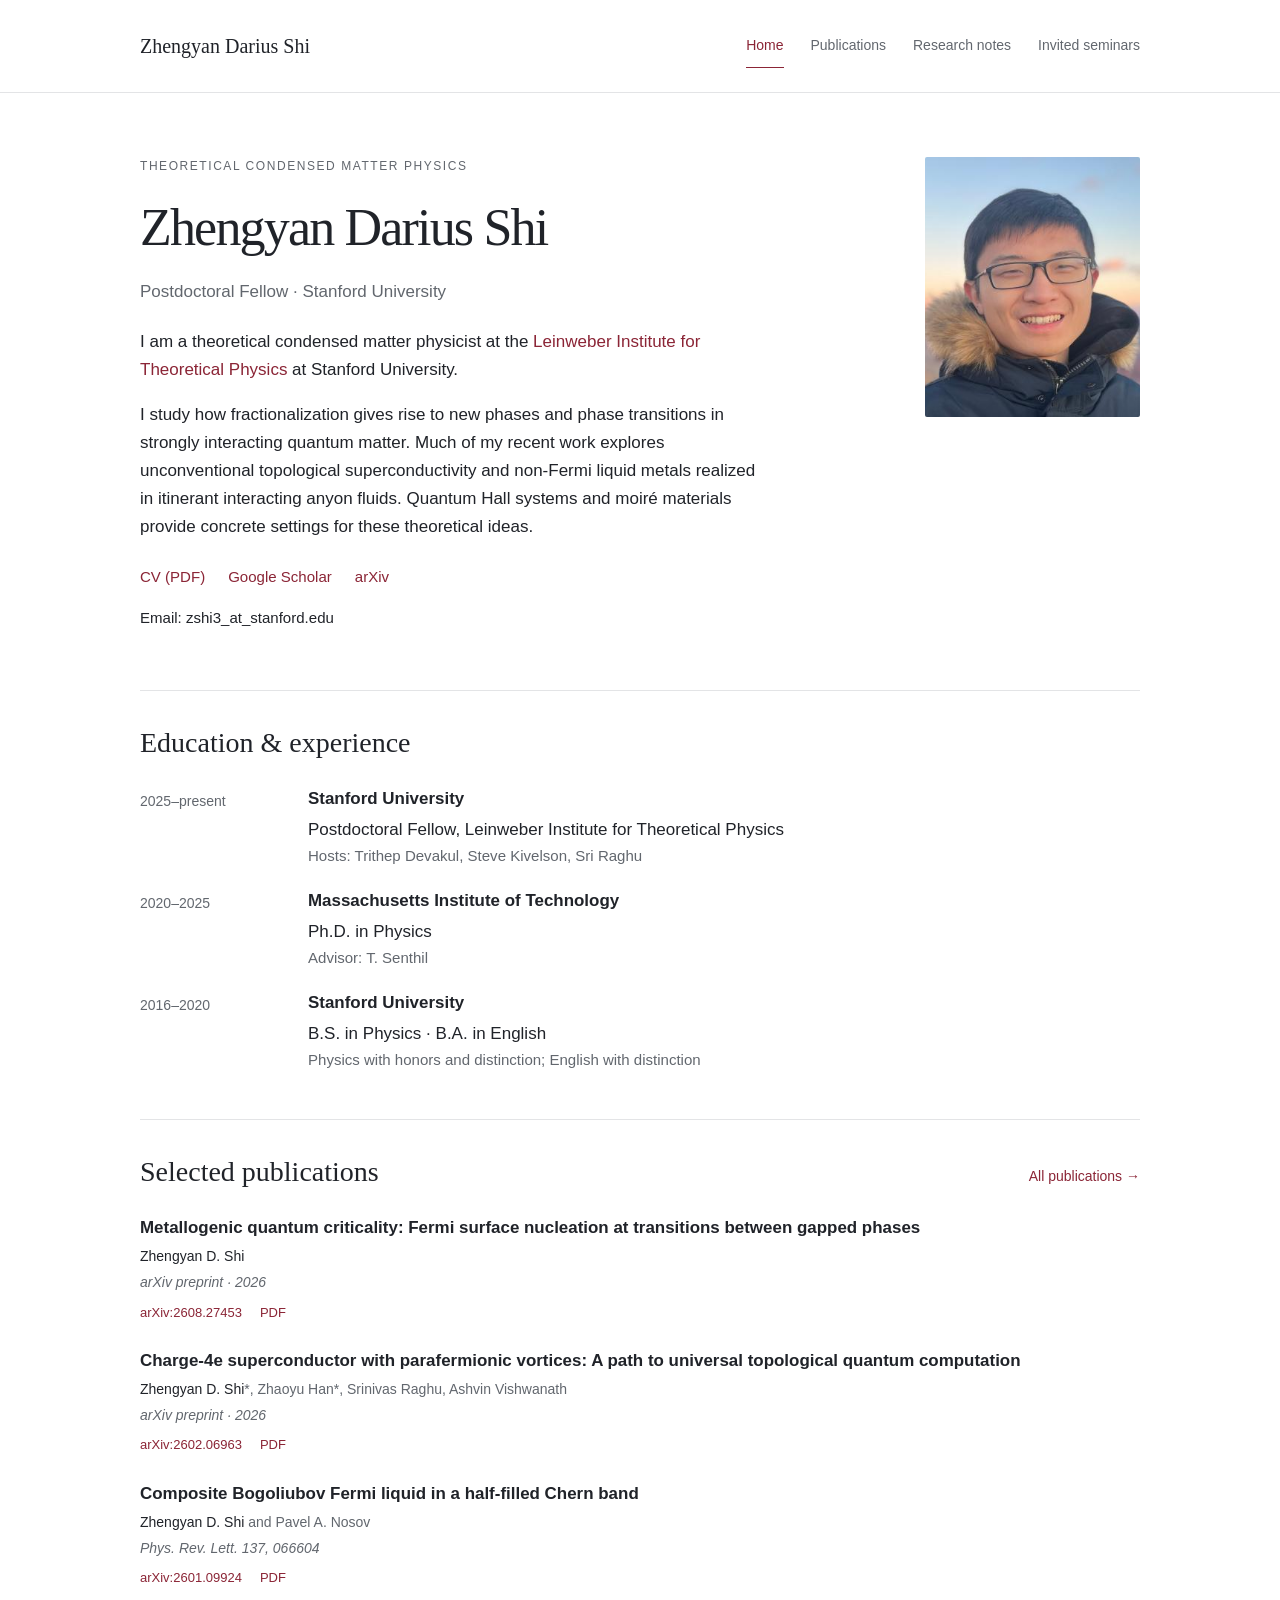
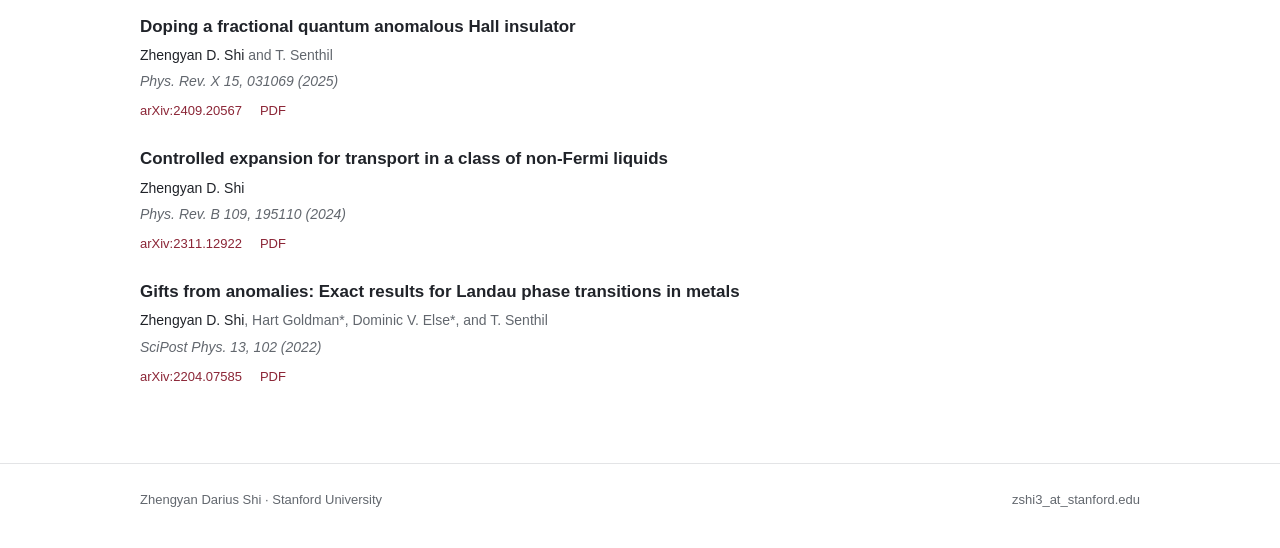
<file: index.html>
<!doctype html>
<html lang="en"><head><meta charset="utf-8"><meta name="viewport" content="width=device-width, initial-scale=1"><title>Home — Zhengyan Darius Shi</title><meta name="description" content="Zhengyan Darius Shi, theoretical condensed matter physicist at Stanford University. Research on quantum many-body physics, topological phases, and superconductivity."><link rel="stylesheet" href="style.css"><link rel="icon" type="image/svg+xml" href="data:image/svg+xml,%3Csvg xmlns='http://www.w3.org/2000/svg' viewBox='0 0 32 32'%3E%3Crect width='32' height='32' rx='3' fill='%238b2536'/%3E%3Ctext x='16' y='24' text-anchor='middle' font-family='Georgia' font-size='25' fill='white'%3ES%3C/text%3E%3C/svg%3E"></head>
<body><a class="skip" href="#main">Skip to content</a><header class="site-header"><div class="wrap header-inner"><a class="wordmark" href="index.html">Zhengyan Darius Shi</a><nav aria-label="Main navigation"><a href="index.html" aria-current="page">Home</a><a href="publications.html">Publications</a><a href="notes.html">Research notes</a><a href="seminars.html">Invited seminars</a></nav></div></header><main id="main" class="wrap"><section class="hero" aria-labelledby="name"><div><p class="eyebrow">Theoretical condensed matter physics</p><h1 id="name">Zhengyan Darius Shi</h1><p class="position">Postdoctoral Fellow · Stanford University</p><div class="bio"><p>I am a theoretical condensed matter physicist at the <a href="https://sitp.stanford.edu/">Leinweber Institute for Theoretical Physics</a> at Stanford University.</p><p>I study how fractionalization gives rise to new phases and phase transitions in strongly interacting quantum matter. Much of my recent work explores unconventional topological superconductivity and non-Fermi liquid metals realized in itinerant interacting anyon fluids. Quantum Hall systems and moiré materials provide concrete settings for these theoretical ideas.</p></div><div class="profile-links" aria-label="Academic profiles"><a href="assets/Zhengyan_Shi_CV.pdf">CV <span aria-hidden="true">(PDF)</span></a><a href="https://scholar.google.com/citations?user=H6d0jHQAAAAJ&amp;hl=en">Google Scholar</a><a href="https://arxiv.org/search/?query=Shi%2C+Zhengyan+Darius&amp;searchtype=author&amp;abstracts=show&amp;order=-announced_date_first&amp;size=50">arXiv</a></div><span class="email">Email: zshi3_at_stanford.edu</span></div><figure style="margin:0"><img class="portrait" src="assets/portrait.jpg" width="215" height="260" alt="Zhengyan Darius Shi outdoors" fetchpriority="high"></figure></section>
<section class="section" aria-labelledby="background"><div class="section-top"><h2 id="background">Education &amp; experience</h2></div><div class="career-row"><div class="date">2025–present</div><div><h3>Stanford University</h3><p>Postdoctoral Fellow, Leinweber Institute for Theoretical Physics</p><p class="detail">Hosts: Trithep Devakul, Steve Kivelson, Sri Raghu</p></div></div><div class="career-row"><div class="date">2020–2025</div><div><h3>Massachusetts Institute of Technology</h3><p>Ph.D. in Physics</p><p class="detail">Advisor: T. Senthil</p></div></div><div class="career-row"><div class="date">2016–2020</div><div><h3>Stanford University</h3><p>B.S. in Physics · B.A. in English</p><p class="detail">Physics with honors and distinction; English with distinction</p></div></div></section>
<section class="section" aria-labelledby="selected"><div class="section-top"><h2 id="selected">Selected publications</h2><a href="publications.html">All publications →</a></div><article class="paper"><h3><a href="https://arxiv.org/abs/2608.27453">Metallogenic quantum criticality: Fermi surface nucleation at transitions between gapped phases</a></h3><p class="authors"><strong>Zhengyan D. Shi</strong></p><p class="venue">arXiv preprint · 2026</p><div class="paper-links"><a href="https://arxiv.org/abs/2608.27453">arXiv:2608.27453</a><a href="https://arxiv.org/pdf/2608.27453" aria-label="PDF: Metallogenic quantum criticality: Fermi surface nucleation at transitions between gapped phases">PDF</a></div></article><article class="paper"><h3><a href="https://arxiv.org/abs/2602.06963">Charge-4e superconductor with parafermionic vortices: A path to universal topological quantum computation</a></h3><p class="authors"><strong>Zhengyan D. Shi</strong>*, Zhaoyu Han*, Srinivas Raghu, Ashvin Vishwanath</p><p class="venue">arXiv preprint · 2026</p><div class="paper-links"><a href="https://arxiv.org/abs/2602.06963">arXiv:2602.06963</a><a href="https://arxiv.org/pdf/2602.06963" aria-label="PDF: Charge-4e superconductor with parafermionic vortices: A path to universal topological quantum computation">PDF</a></div></article><article class="paper"><h3><a href="https://arxiv.org/abs/2601.09924">Composite Bogoliubov Fermi liquid in a half-filled Chern band</a></h3><p class="authors"><strong>Zhengyan D. Shi</strong> and Pavel A. Nosov</p><p class="venue">Phys. Rev. Lett. 137, 066604</p><div class="paper-links"><a href="https://arxiv.org/abs/2601.09924">arXiv:2601.09924</a><a href="https://arxiv.org/pdf/2601.09924" aria-label="PDF: Composite Bogoliubov Fermi liquid in a half-filled Chern band">PDF</a></div></article><article class="paper"><h3><a href="https://arxiv.org/abs/2409.20567">Doping a fractional quantum anomalous Hall insulator</a></h3><p class="authors"><strong>Zhengyan D. Shi</strong> and T. Senthil</p><p class="venue">Phys. Rev. X 15, 031069 (2025)</p><div class="paper-links"><a href="https://arxiv.org/abs/2409.20567">arXiv:2409.20567</a><a href="https://arxiv.org/pdf/2409.20567" aria-label="PDF: Doping a fractional quantum anomalous Hall insulator">PDF</a></div></article><article class="paper"><h3><a href="https://arxiv.org/abs/2311.12922">Controlled expansion for transport in a class of non-Fermi liquids</a></h3><p class="authors"><strong>Zhengyan D. Shi</strong></p><p class="venue">Phys. Rev. B 109, 195110 (2024)</p><div class="paper-links"><a href="https://arxiv.org/abs/2311.12922">arXiv:2311.12922</a><a href="https://arxiv.org/pdf/2311.12922" aria-label="PDF: Controlled expansion for transport in a class of non-Fermi liquids">PDF</a></div></article><article class="paper"><h3><a href="https://arxiv.org/abs/2204.07585">Gifts from anomalies: Exact results for Landau phase transitions in metals</a></h3><p class="authors"><strong>Zhengyan D. Shi</strong>, Hart Goldman*, Dominic V. Else*, and T. Senthil</p><p class="venue">SciPost Phys. 13, 102 (2022)</p><div class="paper-links"><a href="https://arxiv.org/abs/2204.07585">arXiv:2204.07585</a><a href="https://arxiv.org/pdf/2204.07585" aria-label="PDF: Gifts from anomalies: Exact results for Landau phase transitions in metals">PDF</a></div></article></section></main><footer><div class="wrap footer-inner"><p>Zhengyan Darius Shi · Stanford University</p><p><span>zshi3_at_stanford.edu</span></p></div></footer></body></html>
</file>
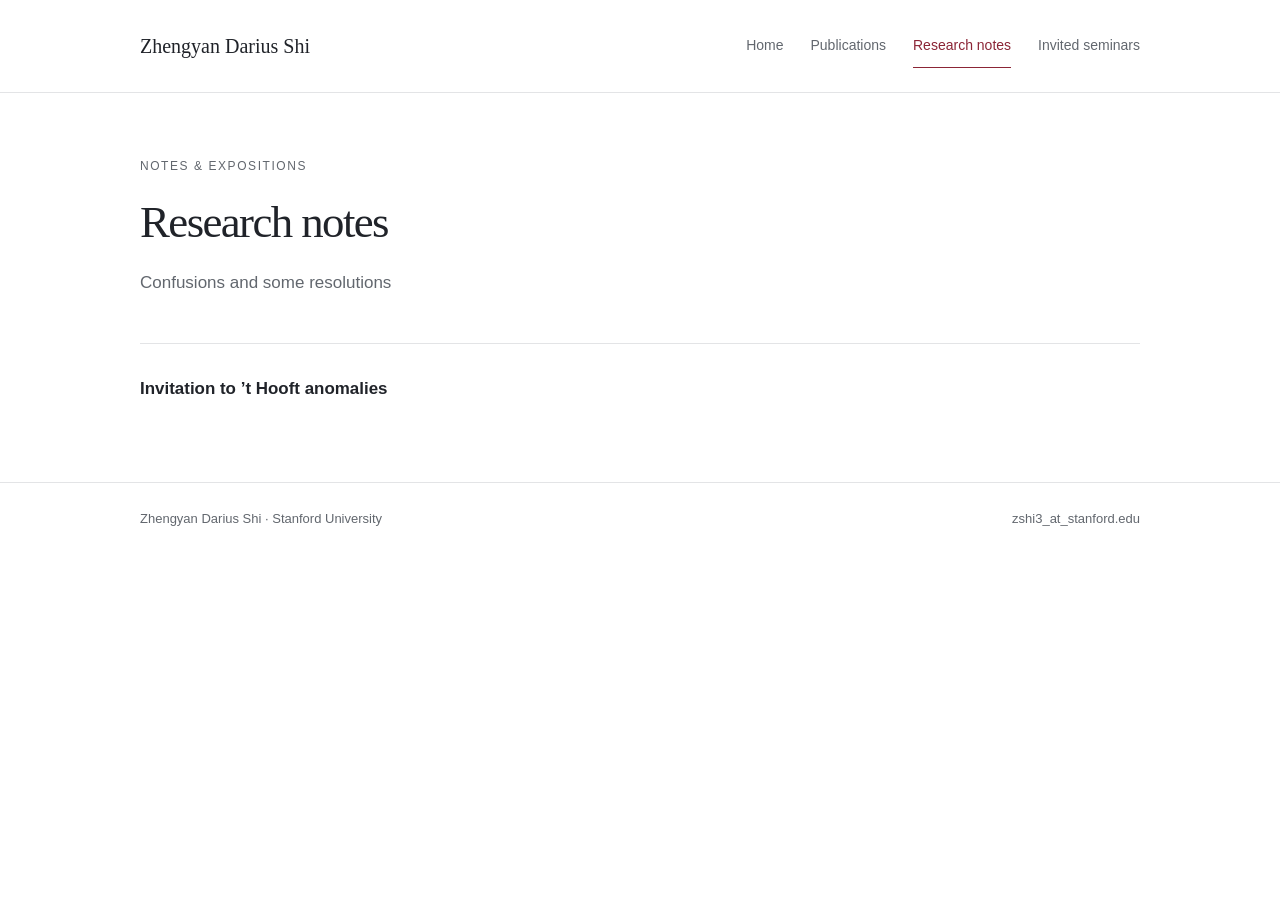
<file: notes.html>
<!doctype html>
<html lang="en"><head><meta charset="utf-8"><meta name="viewport" content="width=device-width, initial-scale=1"><title>Research notes — Zhengyan Darius Shi</title><meta name="description" content="Zhengyan Darius Shi, theoretical condensed matter physicist at Stanford University. Research on quantum many-body physics, topological phases, and superconductivity."><link rel="stylesheet" href="style.css"><link rel="icon" type="image/svg+xml" href="data:image/svg+xml,%3Csvg xmlns='http://www.w3.org/2000/svg' viewBox='0 0 32 32'%3E%3Crect width='32' height='32' rx='3' fill='%238b2536'/%3E%3Ctext x='16' y='24' text-anchor='middle' font-family='Georgia' font-size='25' fill='white'%3ES%3C/text%3E%3C/svg%3E"></head>
<body><a class="skip" href="#main">Skip to content</a><header class="site-header"><div class="wrap header-inner"><a class="wordmark" href="index.html">Zhengyan Darius Shi</a><nav aria-label="Main navigation"><a href="index.html">Home</a><a href="publications.html">Publications</a><a href="notes.html" aria-current="page">Research notes</a><a href="seminars.html">Invited seminars</a></nav></div></header><main id="main" class="wrap"><div class="page-intro"><p class="eyebrow">Notes &amp; expositions</p><h1>Research notes</h1><p>Confusions and some resolutions</p></div>

<section class="section" aria-label="Lecture Notes">
  <article class="paper">
    <h3>
      <a href="notes/Lecture_anomalies.pdf">
        Invitation to ’t Hooft anomalies
      </a>
    </h3>
  </article>
</section>


</main><footer><div class="wrap footer-inner"><p>Zhengyan Darius Shi · Stanford University</p><p><span>zshi3_at_stanford.edu</span></p></div></footer></body></html>
</file>
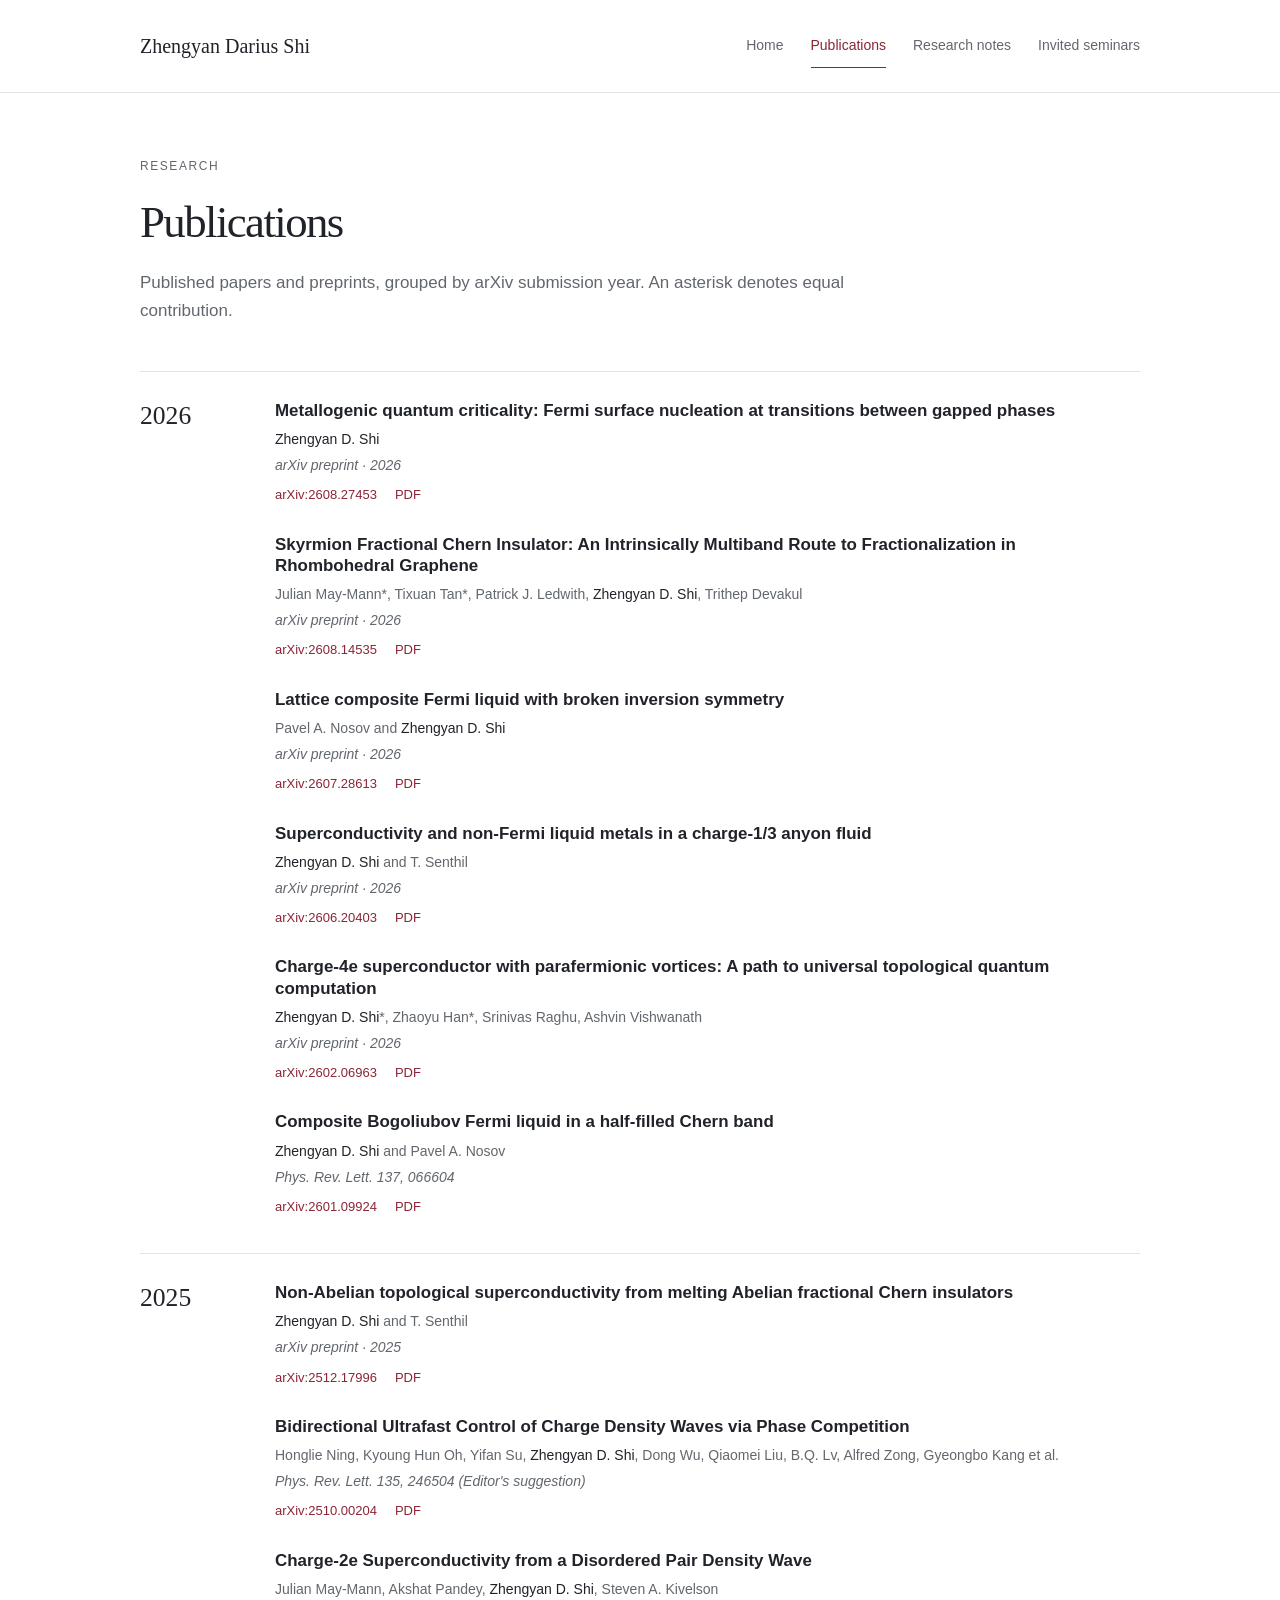
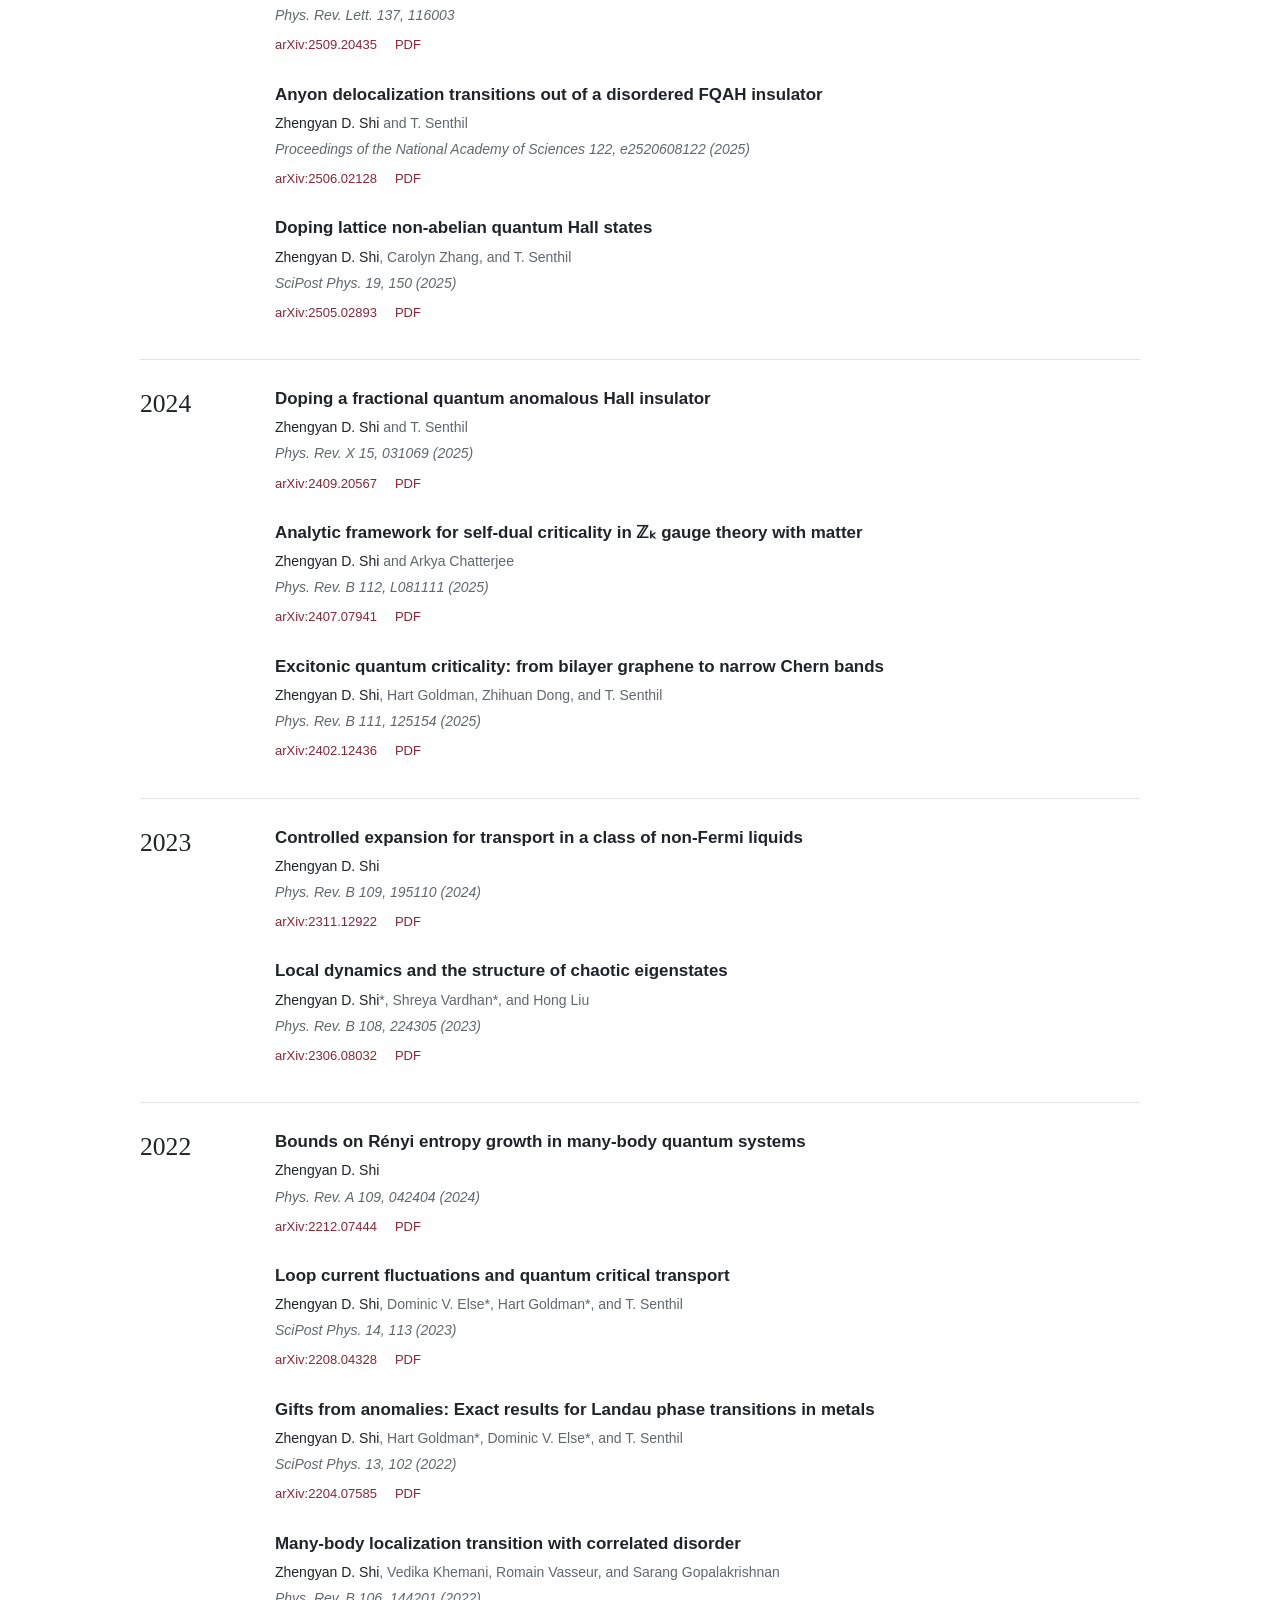
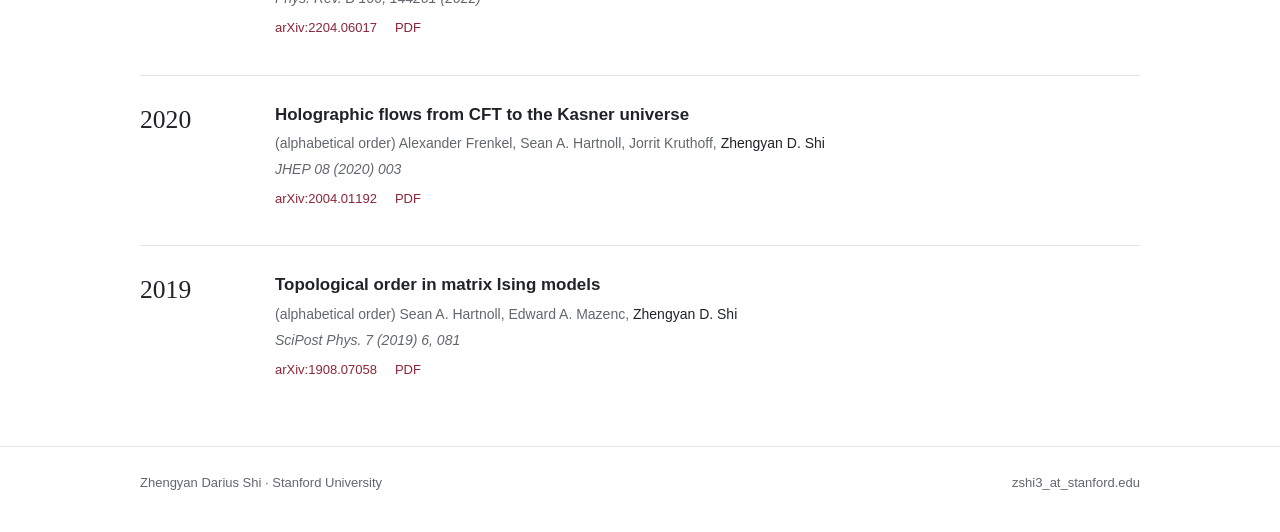
<file: publications.html>
<!doctype html>
<html lang="en"><head><meta charset="utf-8"><meta name="viewport" content="width=device-width, initial-scale=1"><title>Publications — Zhengyan Darius Shi</title><meta name="description" content="Zhengyan Darius Shi, theoretical condensed matter physicist at Stanford University. Research on quantum many-body physics, topological phases, and superconductivity."><link rel="stylesheet" href="style.css"><link rel="icon" type="image/svg+xml" href="data:image/svg+xml,%3Csvg xmlns='http://www.w3.org/2000/svg' viewBox='0 0 32 32'%3E%3Crect width='32' height='32' rx='3' fill='%238b2536'/%3E%3Ctext x='16' y='24' text-anchor='middle' font-family='Georgia' font-size='25' fill='white'%3ES%3C/text%3E%3C/svg%3E"></head>
<body><a class="skip" href="#main">Skip to content</a><header class="site-header"><div class="wrap header-inner"><a class="wordmark" href="index.html">Zhengyan Darius Shi</a><nav aria-label="Main navigation"><a href="index.html">Home</a><a href="publications.html" aria-current="page">Publications</a><a href="notes.html">Research notes</a><a href="seminars.html">Invited seminars</a></nav></div></header><main id="main" class="wrap"><div class="page-intro"><p class="eyebrow">Research</p><h1>Publications</h1><p>Published papers and preprints, grouped by arXiv submission year. An asterisk denotes equal contribution.</p></div><section class="year-group" aria-labelledby="year-2026"><h2 id="year-2026">2026</h2><div><article class="paper"><h3><a href="https://arxiv.org/abs/2608.27453">Metallogenic quantum criticality: Fermi surface nucleation at transitions between gapped phases</a></h3><p class="authors"><strong>Zhengyan D. Shi</strong></p><p class="venue">arXiv preprint · 2026</p><div class="paper-links"><a href="https://arxiv.org/abs/2608.27453">arXiv:2608.27453</a><a href="https://arxiv.org/pdf/2608.27453" aria-label="PDF: Metallogenic quantum criticality: Fermi surface nucleation at transitions between gapped phases">PDF</a></div></article><article class="paper"><h3><a href="https://arxiv.org/abs/2608.14535">Skyrmion Fractional Chern Insulator: An Intrinsically Multiband Route to Fractionalization in Rhombohedral Graphene</a></h3><p class="authors">Julian May-Mann*, Tixuan Tan*, Patrick J. Ledwith, <strong>Zhengyan D. Shi</strong>, Trithep Devakul</p><p class="venue">arXiv preprint · 2026</p><div class="paper-links"><a href="https://arxiv.org/abs/2608.14535">arXiv:2608.14535</a><a href="https://arxiv.org/pdf/2608.14535" aria-label="PDF: Skyrmion Fractional Chern Insulator: An Intrinsically Multiband Route to Fractionalization in Rhombohedral Graphene">PDF</a></div></article><article class="paper"><h3><a href="https://arxiv.org/abs/2607.28613">Lattice composite Fermi liquid with broken inversion symmetry</a></h3><p class="authors">Pavel A. Nosov and <strong>Zhengyan D. Shi</strong></p><p class="venue">arXiv preprint · 2026</p><div class="paper-links"><a href="https://arxiv.org/abs/2607.28613">arXiv:2607.28613</a><a href="https://arxiv.org/pdf/2607.28613" aria-label="PDF: Lattice composite Fermi liquid with broken inversion symmetry">PDF</a></div></article><article class="paper"><h3><a href="https://arxiv.org/abs/2606.20403">Superconductivity and non-Fermi liquid metals in a charge-1/3 anyon fluid</a></h3><p class="authors"><strong>Zhengyan D. Shi</strong> and T. Senthil</p><p class="venue">arXiv preprint · 2026</p><div class="paper-links"><a href="https://arxiv.org/abs/2606.20403">arXiv:2606.20403</a><a href="https://arxiv.org/pdf/2606.20403" aria-label="PDF: Superconductivity and non-Fermi liquid metals in a charge-1/3 anyon fluid">PDF</a></div></article><article class="paper"><h3><a href="https://arxiv.org/abs/2602.06963">Charge-4e superconductor with parafermionic vortices: A path to universal topological quantum computation</a></h3><p class="authors"><strong>Zhengyan D. Shi</strong>*, Zhaoyu Han*, Srinivas Raghu, Ashvin Vishwanath</p><p class="venue">arXiv preprint · 2026</p><div class="paper-links"><a href="https://arxiv.org/abs/2602.06963">arXiv:2602.06963</a><a href="https://arxiv.org/pdf/2602.06963" aria-label="PDF: Charge-4e superconductor with parafermionic vortices: A path to universal topological quantum computation">PDF</a></div></article><article class="paper"><h3><a href="https://arxiv.org/abs/2601.09924">Composite Bogoliubov Fermi liquid in a half-filled Chern band</a></h3><p class="authors"><strong>Zhengyan D. Shi</strong> and Pavel A. Nosov</p><p class="venue">Phys. Rev. Lett. 137, 066604</p><div class="paper-links"><a href="https://arxiv.org/abs/2601.09924">arXiv:2601.09924</a><a href="https://arxiv.org/pdf/2601.09924" aria-label="PDF: Composite Bogoliubov Fermi liquid in a half-filled Chern band">PDF</a></div></article></div></section><section class="year-group" aria-labelledby="year-2025"><h2 id="year-2025">2025</h2><div><article class="paper"><h3><a href="https://arxiv.org/abs/2512.17996">Non-Abelian topological superconductivity from melting Abelian fractional Chern insulators</a></h3><p class="authors"><strong>Zhengyan D. Shi</strong> and T. Senthil</p><p class="venue">arXiv preprint · 2025</p><div class="paper-links"><a href="https://arxiv.org/abs/2512.17996">arXiv:2512.17996</a><a href="https://arxiv.org/pdf/2512.17996" aria-label="PDF: Non-Abelian topological superconductivity from melting Abelian fractional Chern insulators">PDF</a></div></article><article class="paper"><h3><a href="https://arxiv.org/abs/2510.00204">Bidirectional Ultrafast Control of Charge Density Waves via Phase Competition</a></h3><p class="authors">Honglie Ning, Kyoung Hun Oh, Yifan Su, <strong>Zhengyan D. Shi</strong>, Dong Wu, Qiaomei Liu, B.Q. Lv, Alfred Zong, Gyeongbo Kang et al.</p><p class="venue">Phys. Rev. Lett. 135, 246504 (Editor&#x27;s suggestion)</p><div class="paper-links"><a href="https://arxiv.org/abs/2510.00204">arXiv:2510.00204</a><a href="https://arxiv.org/pdf/2510.00204" aria-label="PDF: Bidirectional Ultrafast Control of Charge Density Waves via Phase Competition">PDF</a></div></article><article class="paper"><h3><a href="https://arxiv.org/abs/2509.20435">Charge-2e Superconductivity from a Disordered Pair Density Wave</a></h3><p class="authors">Julian May-Mann, Akshat Pandey, <strong>Zhengyan D. Shi</strong>, Steven A. Kivelson</p><p class="venue">Phys. Rev. Lett. 137, 116003</p><div class="paper-links"><a href="https://arxiv.org/abs/2509.20435">arXiv:2509.20435</a><a href="https://arxiv.org/pdf/2509.20435" aria-label="PDF: Charge-2e Superconductivity from a Disordered Pair Density Wave">PDF</a></div></article><article class="paper"><h3><a href="https://arxiv.org/abs/2506.02128">Anyon delocalization transitions out of a disordered FQAH insulator</a></h3><p class="authors"><strong>Zhengyan D. Shi</strong> and T. Senthil</p><p class="venue">Proceedings of the National Academy of Sciences 122, e2520608122 (2025)</p><div class="paper-links"><a href="https://arxiv.org/abs/2506.02128">arXiv:2506.02128</a><a href="https://arxiv.org/pdf/2506.02128" aria-label="PDF: Anyon delocalization transitions out of a disordered FQAH insulator">PDF</a></div></article><article class="paper"><h3><a href="https://arxiv.org/abs/2505.02893">Doping lattice non-abelian quantum Hall states</a></h3><p class="authors"><strong>Zhengyan D. Shi</strong>, Carolyn Zhang, and T. Senthil</p><p class="venue">SciPost Phys. 19, 150 (2025)</p><div class="paper-links"><a href="https://arxiv.org/abs/2505.02893">arXiv:2505.02893</a><a href="https://arxiv.org/pdf/2505.02893" aria-label="PDF: Doping lattice non-abelian quantum Hall states">PDF</a></div></article></div></section><section class="year-group" aria-labelledby="year-2024"><h2 id="year-2024">2024</h2><div><article class="paper"><h3><a href="https://arxiv.org/abs/2409.20567">Doping a fractional quantum anomalous Hall insulator</a></h3><p class="authors"><strong>Zhengyan D. Shi</strong> and T. Senthil</p><p class="venue">Phys. Rev. X 15, 031069 (2025)</p><div class="paper-links"><a href="https://arxiv.org/abs/2409.20567">arXiv:2409.20567</a><a href="https://arxiv.org/pdf/2409.20567" aria-label="PDF: Doping a fractional quantum anomalous Hall insulator">PDF</a></div></article><article class="paper"><h3><a href="https://arxiv.org/abs/2407.07941">Analytic framework for self-dual criticality in ℤₖ gauge theory with matter</a></h3><p class="authors"><strong>Zhengyan D. Shi</strong> and Arkya Chatterjee</p><p class="venue">Phys. Rev. B 112, L081111 (2025)</p><div class="paper-links"><a href="https://arxiv.org/abs/2407.07941">arXiv:2407.07941</a><a href="https://arxiv.org/pdf/2407.07941" aria-label="PDF: Analytic framework for self-dual criticality in ℤₖ gauge theory with matter">PDF</a></div></article><article class="paper"><h3><a href="https://arxiv.org/abs/2402.12436">Excitonic quantum criticality: from bilayer graphene to narrow Chern bands</a></h3><p class="authors"><strong>Zhengyan D. Shi</strong>, Hart Goldman, Zhihuan Dong, and T. Senthil</p><p class="venue">Phys. Rev. B 111, 125154 (2025)</p><div class="paper-links"><a href="https://arxiv.org/abs/2402.12436">arXiv:2402.12436</a><a href="https://arxiv.org/pdf/2402.12436" aria-label="PDF: Excitonic quantum criticality: from bilayer graphene to narrow Chern bands">PDF</a></div></article></div></section><section class="year-group" aria-labelledby="year-2023"><h2 id="year-2023">2023</h2><div><article class="paper"><h3><a href="https://arxiv.org/abs/2311.12922">Controlled expansion for transport in a class of non-Fermi liquids</a></h3><p class="authors"><strong>Zhengyan D. Shi</strong></p><p class="venue">Phys. Rev. B 109, 195110 (2024)</p><div class="paper-links"><a href="https://arxiv.org/abs/2311.12922">arXiv:2311.12922</a><a href="https://arxiv.org/pdf/2311.12922" aria-label="PDF: Controlled expansion for transport in a class of non-Fermi liquids">PDF</a></div></article><article class="paper"><h3><a href="https://arxiv.org/abs/2306.08032">Local dynamics and the structure of chaotic eigenstates</a></h3><p class="authors"><strong>Zhengyan D. Shi</strong>*, Shreya Vardhan*, and Hong Liu</p><p class="venue">Phys. Rev. B 108, 224305 (2023)</p><div class="paper-links"><a href="https://arxiv.org/abs/2306.08032">arXiv:2306.08032</a><a href="https://arxiv.org/pdf/2306.08032" aria-label="PDF: Local dynamics and the structure of chaotic eigenstates">PDF</a></div></article></div></section><section class="year-group" aria-labelledby="year-2022"><h2 id="year-2022">2022</h2><div><article class="paper"><h3><a href="https://arxiv.org/abs/2212.07444">Bounds on Rényi entropy growth in many-body quantum systems</a></h3><p class="authors"><strong>Zhengyan D. Shi</strong></p><p class="venue">Phys. Rev. A 109, 042404 (2024)</p><div class="paper-links"><a href="https://arxiv.org/abs/2212.07444">arXiv:2212.07444</a><a href="https://arxiv.org/pdf/2212.07444" aria-label="PDF: Bounds on Rényi entropy growth in many-body quantum systems">PDF</a></div></article><article class="paper"><h3><a href="https://arxiv.org/abs/2208.04328">Loop current fluctuations and quantum critical transport</a></h3><p class="authors"><strong>Zhengyan D. Shi</strong>, Dominic V. Else*, Hart Goldman*, and T. Senthil</p><p class="venue">SciPost Phys. 14, 113 (2023)</p><div class="paper-links"><a href="https://arxiv.org/abs/2208.04328">arXiv:2208.04328</a><a href="https://arxiv.org/pdf/2208.04328" aria-label="PDF: Loop current fluctuations and quantum critical transport">PDF</a></div></article><article class="paper"><h3><a href="https://arxiv.org/abs/2204.07585">Gifts from anomalies: Exact results for Landau phase transitions in metals</a></h3><p class="authors"><strong>Zhengyan D. Shi</strong>, Hart Goldman*, Dominic V. Else*, and T. Senthil</p><p class="venue">SciPost Phys. 13, 102 (2022)</p><div class="paper-links"><a href="https://arxiv.org/abs/2204.07585">arXiv:2204.07585</a><a href="https://arxiv.org/pdf/2204.07585" aria-label="PDF: Gifts from anomalies: Exact results for Landau phase transitions in metals">PDF</a></div></article><article class="paper"><h3><a href="https://arxiv.org/abs/2204.06017">Many-body localization transition with correlated disorder</a></h3><p class="authors"><strong>Zhengyan D. Shi</strong>, Vedika Khemani, Romain Vasseur, and Sarang Gopalakrishnan</p><p class="venue">Phys. Rev. B 106, 144201 (2022)</p><div class="paper-links"><a href="https://arxiv.org/abs/2204.06017">arXiv:2204.06017</a><a href="https://arxiv.org/pdf/2204.06017" aria-label="PDF: Many-body localization transition with correlated disorder">PDF</a></div></article></div></section><section class="year-group" aria-labelledby="year-2020"><h2 id="year-2020">2020</h2><div><article class="paper"><h3><a href="https://arxiv.org/abs/2004.01192">Holographic flows from CFT to the Kasner universe</a></h3><p class="authors">(alphabetical order) Alexander Frenkel, Sean A. Hartnoll, Jorrit Kruthoff, <strong>Zhengyan D. Shi</strong></p><p class="venue">JHEP 08 (2020) 003</p><div class="paper-links"><a href="https://arxiv.org/abs/2004.01192">arXiv:2004.01192</a><a href="https://arxiv.org/pdf/2004.01192" aria-label="PDF: Holographic flows from CFT to the Kasner universe">PDF</a></div></article></div></section><section class="year-group" aria-labelledby="year-2019"><h2 id="year-2019">2019</h2><div><article class="paper"><h3><a href="https://arxiv.org/abs/1908.07058">Topological order in matrix Ising models</a></h3><p class="authors">(alphabetical order) Sean A. Hartnoll, Edward A. Mazenc, <strong>Zhengyan D. Shi</strong></p><p class="venue">SciPost Phys. 7 (2019) 6, 081</p><div class="paper-links"><a href="https://arxiv.org/abs/1908.07058">arXiv:1908.07058</a><a href="https://arxiv.org/pdf/1908.07058" aria-label="PDF: Topological order in matrix Ising models">PDF</a></div></article></div></section></main><footer><div class="wrap footer-inner"><p>Zhengyan Darius Shi · Stanford University</p><p><span>zshi3_at_stanford.edu</span></p></div></footer></body></html>
</file>
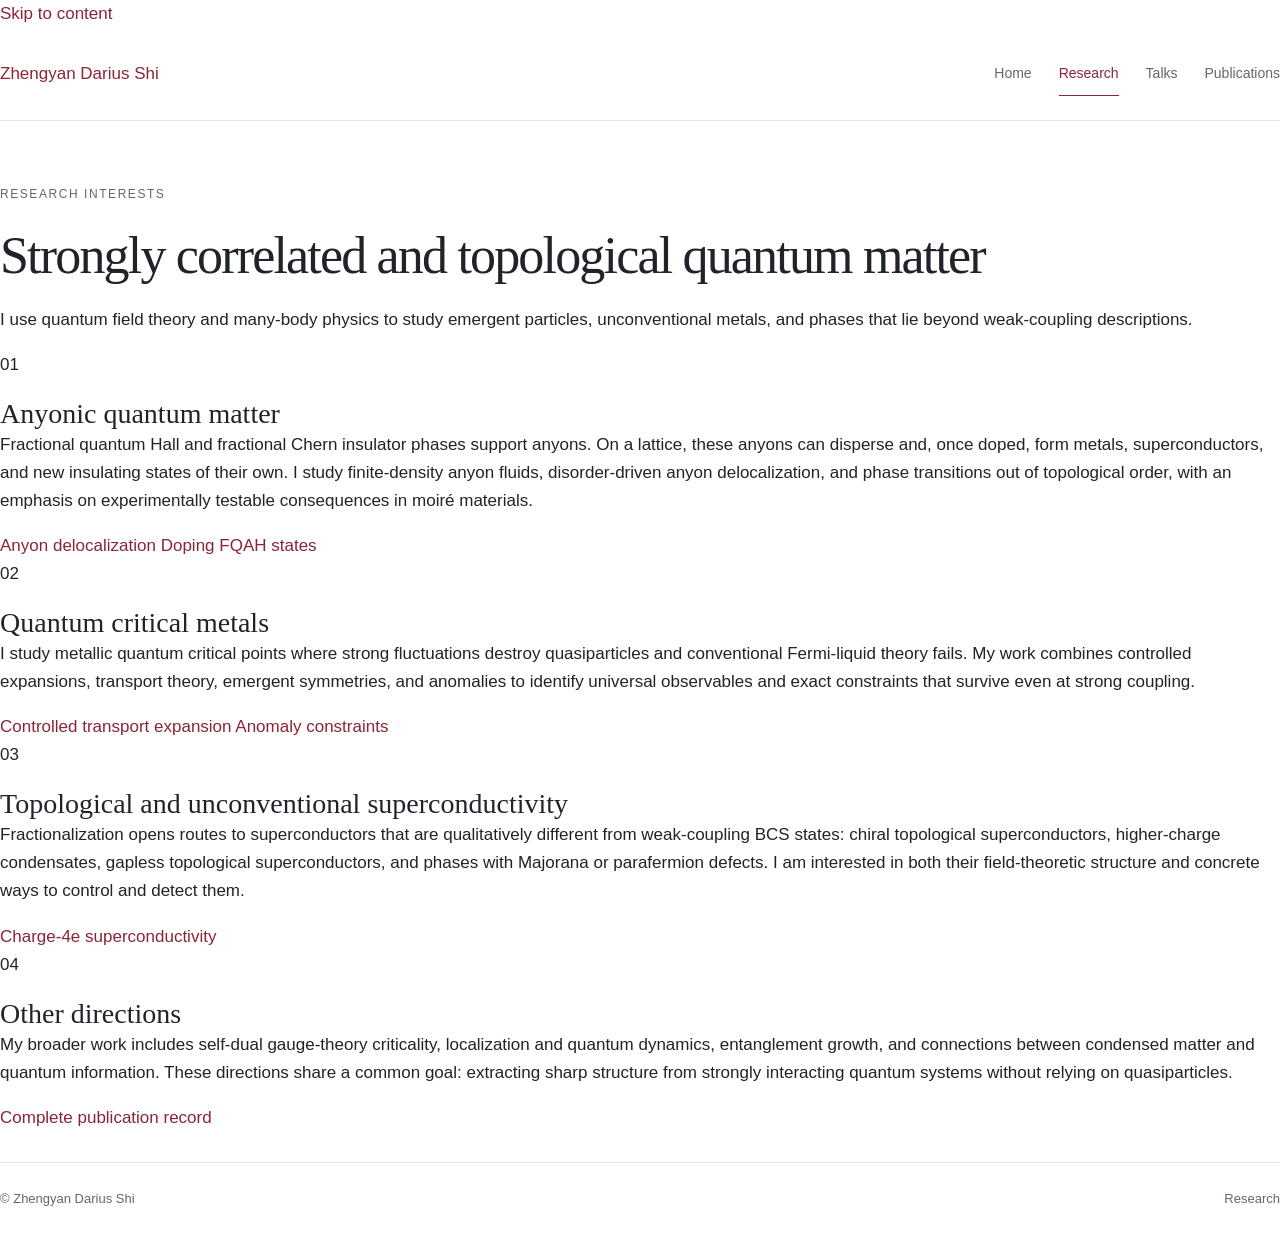
<file: research.html>
<!doctype html>
<html lang="en">
<head>
  <meta charset="utf-8">
  <meta name="viewport" content="width=device-width, initial-scale=1">
  <title>Research — Zhengyan Darius Shi</title>
  <meta name="description" content="Research interests of theoretical condensed matter physicist Zhengyan Darius Shi.">
  <link rel="stylesheet" href="style.css">
</head>
<body class="page-research">
  <a class="skip-link" href="#main">Skip to content</a>

  <header class="site-header">
    <div class="shell header-inner">
      <a class="site-name" href="index.html">Zhengyan Darius Shi</a>
      <nav class="site-nav" aria-label="Primary navigation">
        <a href="index.html">Home</a>
        <a href="research.html" aria-current="page">Research</a>
        <a href="talks.html">Talks</a>
        <a href="publications.html">Publications</a>
      </nav>
    </div>
  </header>

  <main id="main">
    <section class="page-hero">
      <div class="shell">
        <div class="hero-panel">
          <div class="hero-content">
            <p class="eyebrow">Research interests</p>
            <h1 class="page-title">Strongly correlated and topological quantum matter</h1>
            <p class="hero-subtitle">
              I use quantum field theory and many-body physics to study emergent particles,
              unconventional metals, and phases that lie beyond weak-coupling descriptions.
            </p>
          </div>
        </div>
      </div>
    </section>

    <section class="page-section" aria-label="Research areas">
      <div class="shell research-stack">
        <article class="research-card">
          <p class="research-number">01</p>
          <div>
            <h2>Anyonic quantum matter</h2>
            <p>
              Fractional quantum Hall and fractional Chern insulator phases support anyons.
              On a lattice, these anyons can disperse and, once doped, form metals,
              superconductors, and new insulating states of their own. I study finite-density
              anyon fluids, disorder-driven anyon delocalization, and phase transitions out of
              topological order, with an emphasis on experimentally testable consequences in
              moiré materials.
            </p>
            <div class="related">
              <a href="publications.html#anyon-delocalization">Anyon delocalization</a>
              <a href="publications.html#doping-fqah">Doping FQAH states</a>
            </div>
          </div>
        </article>

        <article class="research-card">
          <p class="research-number">02</p>
          <div>
            <h2>Quantum critical metals</h2>
            <p>
              I study metallic quantum critical points where strong fluctuations destroy
              quasiparticles and conventional Fermi-liquid theory fails. My work combines
              controlled expansions, transport theory, emergent symmetries, and anomalies to
              identify universal observables and exact constraints that survive even at strong
              coupling.
            </p>
            <div class="related">
              <a href="publications.html#controlled-expansion">Controlled transport expansion</a>
              <a href="publications.html#gifts-from-anomalies">Anomaly constraints</a>
            </div>
          </div>
        </article>

        <article class="research-card">
          <p class="research-number">03</p>
          <div>
            <h2>Topological and unconventional superconductivity</h2>
            <p>
              Fractionalization opens routes to superconductors that are qualitatively
              different from weak-coupling BCS states: chiral topological superconductors,
              higher-charge condensates, gapless topological superconductors, and phases with
              Majorana or parafermion defects. I am interested in both their field-theoretic
              structure and concrete ways to control and detect them.
            </p>
            <div class="related">
              <a href="publications.html#charge4e">Charge-4e superconductivity</a>
            </div>
          </div>
        </article>

        <article class="research-card">
          <p class="research-number">04</p>
          <div>
            <h2>Other directions</h2>
            <p>
              My broader work includes self-dual gauge-theory criticality, localization and
              quantum dynamics, entanglement growth, and connections between condensed matter
              and quantum information. These directions share a common goal: extracting sharp
              structure from strongly interacting quantum systems without relying on
              quasiparticles.
            </p>
            <div class="related">
              <a href="https://scholar.google.com/citations?user=H6d0jHQAAAAJ&hl=en">Complete publication record</a>
            </div>
          </div>
        </article>
      </div>
    </section>
  </main>

  <footer class="site-footer">
    <div class="shell footer-inner">
      <p>© Zhengyan Darius Shi</p>
      <p>Research</p>
    </div>
  </footer>
</body>
</html>
</file>
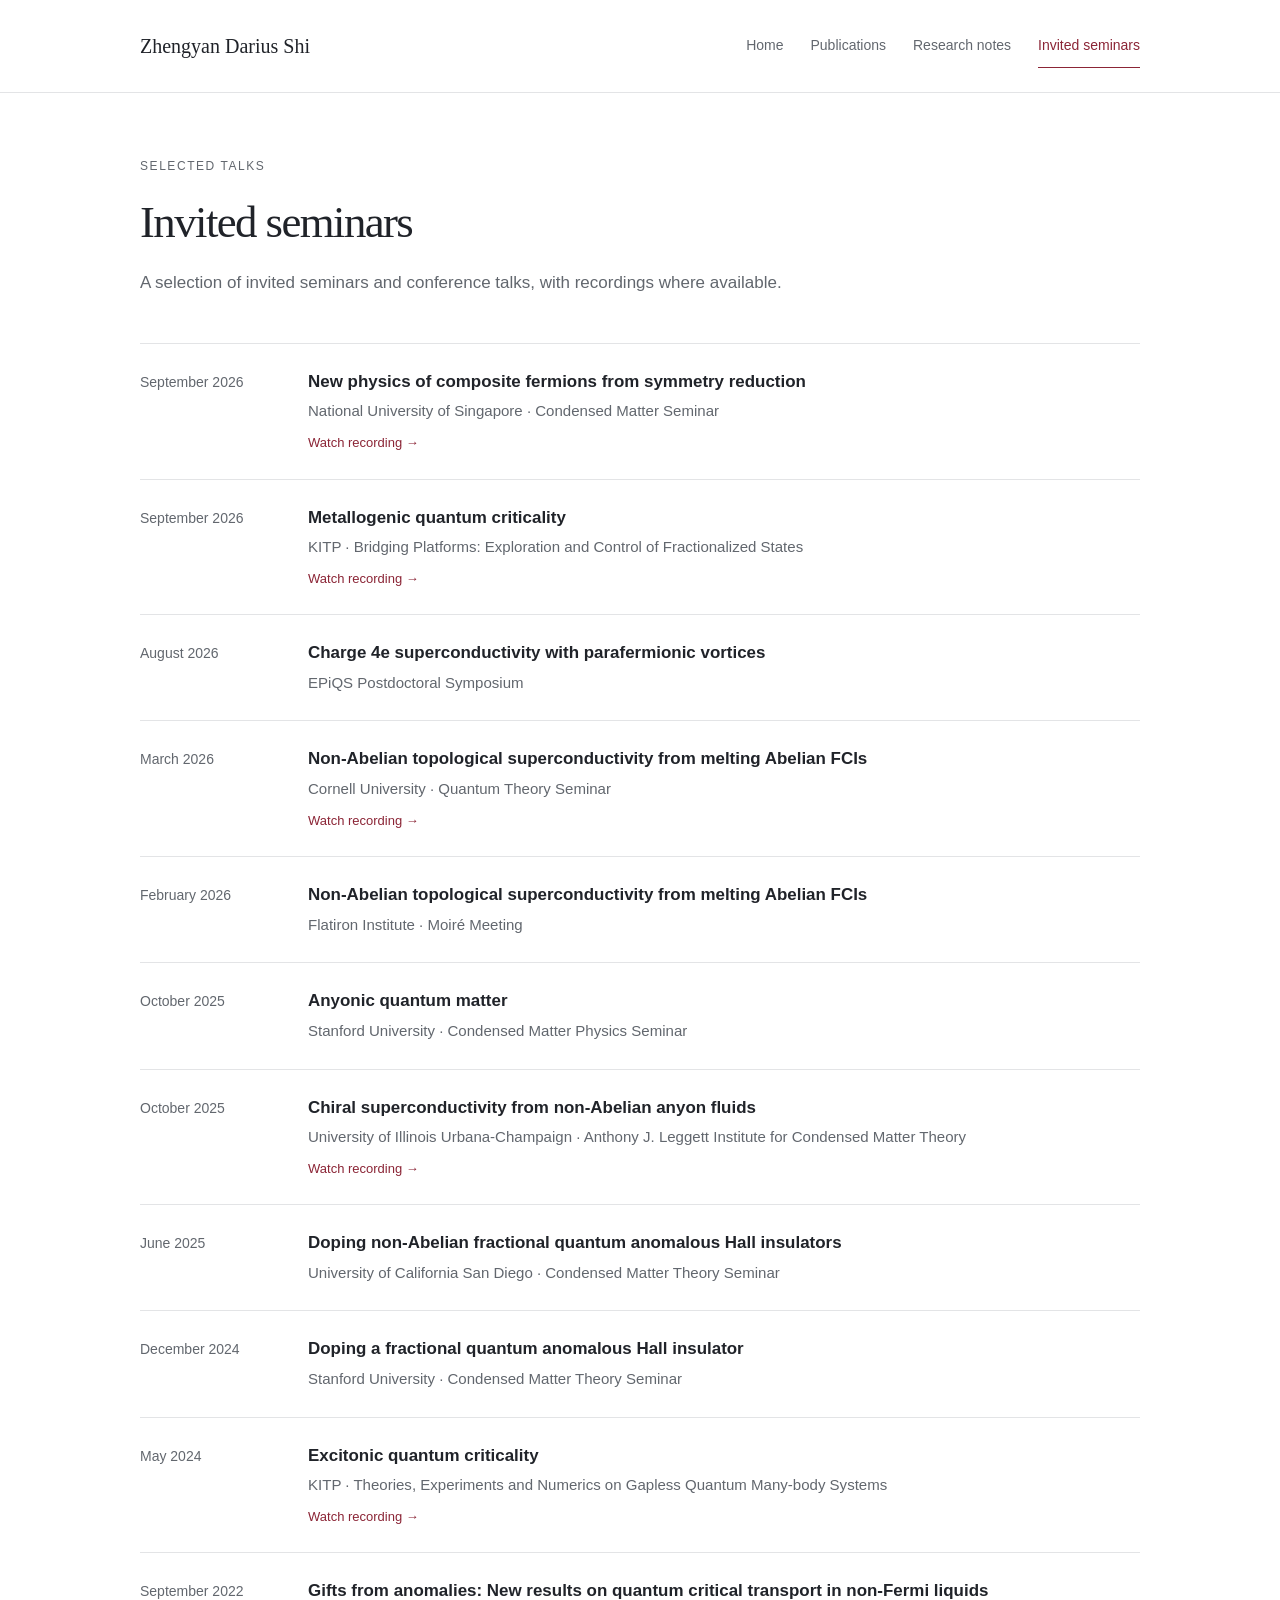
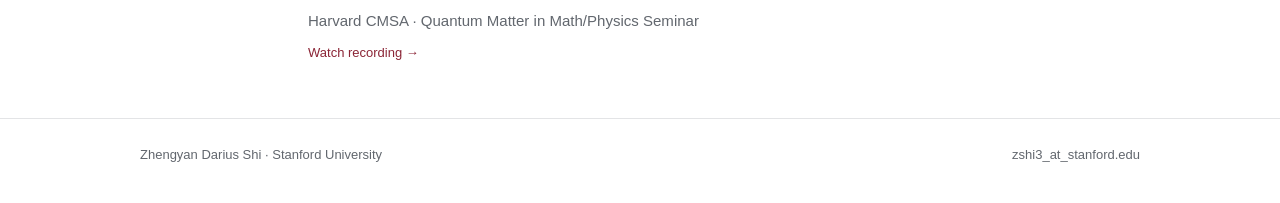
<file: seminars.html>
<!doctype html>
<html lang="en"><head><meta charset="utf-8"><meta name="viewport" content="width=device-width, initial-scale=1"><title>Invited seminars — Zhengyan Darius Shi</title><meta name="description" content="Zhengyan Darius Shi, theoretical condensed matter physicist at Stanford University. Research on quantum many-body physics, topological phases, and superconductivity."><link rel="stylesheet" href="style.css"><link rel="icon" type="image/svg+xml" href="data:image/svg+xml,%3Csvg xmlns='http://www.w3.org/2000/svg' viewBox='0 0 32 32'%3E%3Crect width='32' height='32' rx='3' fill='%238b2536'/%3E%3Ctext x='16' y='24' text-anchor='middle' font-family='Georgia' font-size='25' fill='white'%3ES%3C/text%3E%3C/svg%3E"></head>
<body><a class="skip" href="#main">Skip to content</a><header class="site-header"><div class="wrap header-inner"><a class="wordmark" href="index.html">Zhengyan Darius Shi</a><nav aria-label="Main navigation"><a href="index.html">Home</a><a href="publications.html">Publications</a><a href="notes.html">Research notes</a><a href="seminars.html" aria-current="page">Invited seminars</a></nav></div></header><main id="main" class="wrap"><div class="page-intro"><p class="eyebrow">Selected talks</p><h1>Invited seminars</h1><p>A selection of invited seminars and conference talks, with recordings where available.</p></div><article class="talk"><div class="date">September 2026</div><div><h2>New physics of composite fermions from symmetry reduction</h2><p class="detail">National University of Singapore · Condensed Matter Seminar</p><div class="paper-links"><a href="https://www.youtube.com/watch?v=ZONiHlHP8Xs&amp;t=1076s">Watch recording →</a></div></div></article><article class="talk"><div class="date">September 2026</div><div><h2>Metallogenic quantum criticality</h2><p class="detail">KITP · Bridging Platforms: Exploration and Control of Fractionalized States</p><div class="paper-links"><a href="https://www.youtube.com/watch?v=JDgPyc54hBc">Watch recording →</a></div></div></article><article class="talk"><div class="date">August 2026</div><div><h2>Charge 4e superconductivity with parafermionic vortices</h2><p class="detail">EPiQS Postdoctoral Symposium</p></div></article><article class="talk"><div class="date">March 2026</div><div><h2>Non-Abelian topological superconductivity from melting Abelian FCIs</h2><p class="detail">Cornell University · Quantum Theory Seminar</p><div class="paper-links"><a href="https://www.youtube.com/watch?v=4qFLOXZLrOY&amp;t=2923s">Watch recording →</a></div></div></article><article class="talk"><div class="date">February 2026</div><div><h2>Non-Abelian topological superconductivity from melting Abelian FCIs</h2><p class="detail">Flatiron Institute · Moiré Meeting</p></div></article><article class="talk"><div class="date">October 2025</div><div><h2>Anyonic quantum matter</h2><p class="detail">Stanford University · Condensed Matter Physics Seminar</p></div></article><article class="talk"><div class="date">October 2025</div><div><h2>Chiral superconductivity from non-Abelian anyon fluids</h2><p class="detail">University of Illinois Urbana-Champaign · Anthony J. Leggett Institute for Condensed Matter Theory</p><div class="paper-links"><a href="https://mediaspace.illinois.edu/media/t/1_ucyrwsop">Watch recording →</a></div></div></article><article class="talk"><div class="date">June 2025</div><div><h2>Doping non-Abelian fractional quantum anomalous Hall insulators</h2><p class="detail">University of California San Diego · Condensed Matter Theory Seminar</p></div></article><article class="talk"><div class="date">December 2024</div><div><h2>Doping a fractional quantum anomalous Hall insulator</h2><p class="detail">Stanford University · Condensed Matter Theory Seminar</p></div></article><article class="talk"><div class="date">May 2024</div><div><h2>Excitonic quantum criticality</h2><p class="detail">KITP · Theories, Experiments and Numerics on Gapless Quantum Many-body Systems</p><div class="paper-links"><a href="https://www.youtube.com/watch?v=Whr-X1mKFIo">Watch recording →</a></div></div></article><article class="talk"><div class="date">September 2022</div><div><h2>Gifts from anomalies: New results on quantum critical transport in non-Fermi liquids</h2><p class="detail">Harvard CMSA · Quantum Matter in Math/Physics Seminar</p><div class="paper-links"><a href="https://www.youtube.com/watch?v=tCSeu7ykzLs">Watch recording →</a></div></div></article></main><footer><div class="wrap footer-inner"><p>Zhengyan Darius Shi · Stanford University</p><p><span>zshi3_at_stanford.edu</span></p></div></footer></body></html>
</file>
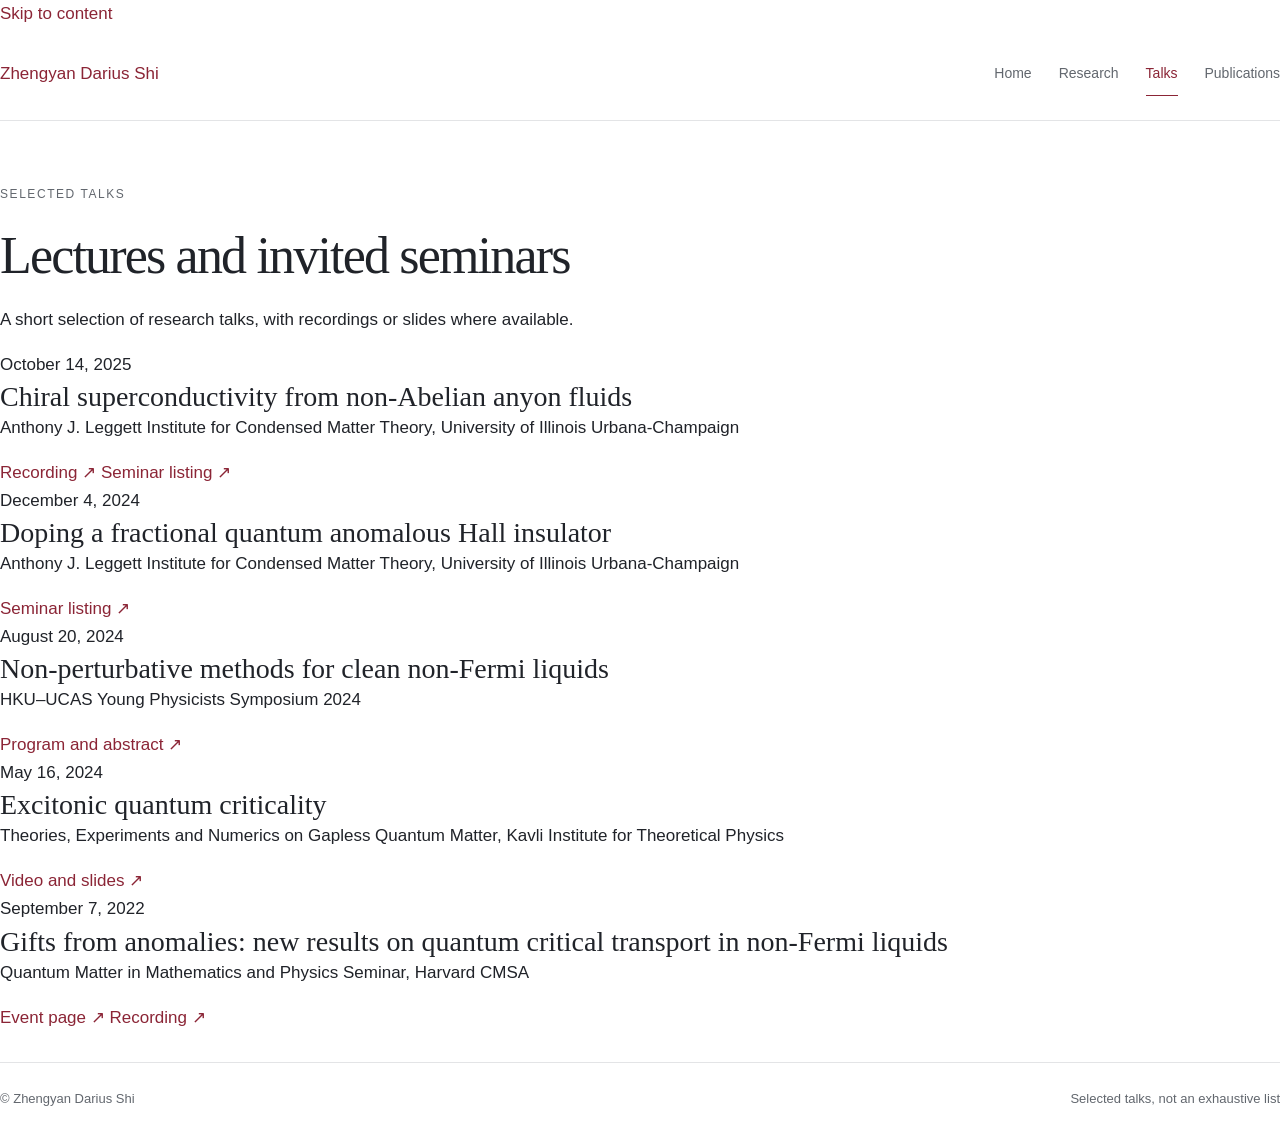
<file: talks.html>
<!doctype html>
<html lang="en">
<head>
  <meta charset="utf-8">
  <meta name="viewport" content="width=device-width, initial-scale=1">
  <title>Talks — Zhengyan Darius Shi</title>
  <meta name="description" content="Selected talks by theoretical condensed matter physicist Zhengyan Darius Shi.">
  <link rel="stylesheet" href="style.css">
</head>
<body class="page-talks">
  <a class="skip-link" href="#main">Skip to content</a>

  <header class="site-header">
    <div class="shell header-inner">
      <a class="site-name" href="index.html">Zhengyan Darius Shi</a>
      <nav class="site-nav" aria-label="Primary navigation">
        <a href="index.html">Home</a>
        <a href="research.html">Research</a>
        <a href="talks.html" aria-current="page">Talks</a>
        <a href="publications.html">Publications</a>
      </nav>
    </div>
  </header>

  <main id="main">
    <section class="page-hero">
      <div class="shell">
        <div class="hero-panel">
          <div class="hero-content">
            <p class="eyebrow">Selected talks</p>
            <h1 class="page-title">Lectures and invited seminars</h1>
            <p class="hero-subtitle">
              A short selection of research talks, with recordings or slides where available.
            </p>
          </div>
        </div>
      </div>
    </section>

    <section class="page-section" aria-label="Selected talks">
      <div class="shell talk-list">
        <article class="talk-item">
          <div class="talk-date">October 14, 2025</div>
          <div>
            <h2>Chiral superconductivity from non-Abelian anyon fluids</h2>
            <p class="talk-venue">Anthony J. Leggett Institute for Condensed Matter Theory, University of Illinois Urbana-Champaign</p>
            <div class="talk-links">
              <a href="https://mediaspace.illinois.edu/media/t/1_ucyrwsop">Recording ↗</a>
              <a href="https://icmt.illinois.edu/seminars">Seminar listing ↗</a>
            </div>
          </div>
        </article>

        <article class="talk-item">
          <div class="talk-date">December 4, 2024</div>
          <div>
            <h2>Doping a fractional quantum anomalous Hall insulator</h2>
            <p class="talk-venue">Anthony J. Leggett Institute for Condensed Matter Theory, University of Illinois Urbana-Champaign</p>
            <div class="talk-links">
              <a href="https://icmt.illinois.edu/seminars">Seminar listing ↗</a>
            </div>
          </div>
        </article>

        <article class="talk-item">
          <div class="talk-date">August 20, 2024</div>
          <div>
            <h2>Non-perturbative methods for clean non-Fermi liquids</h2>
            <p class="talk-venue">HKU–UCAS Young Physicists Symposium 2024</p>
            <div class="talk-links">
              <a href="https://www.physics.hku.hk/~youngforum/P14.html">Program and abstract ↗</a>
            </div>
          </div>
        </article>

        <article class="talk-item">
          <div class="talk-date">May 16, 2024</div>
          <div>
            <h2>Excitonic quantum criticality</h2>
            <p class="talk-venue">Theories, Experiments and Numerics on Gapless Quantum Matter, Kavli Institute for Theoretical Physics</p>
            <div class="talk-links">
              <a href="https://online.kitp.ucsb.edu/online/gapless-c24/shi/">Video and slides ↗</a>
            </div>
          </div>
        </article>

        <article class="talk-item">
          <div class="talk-date">September 7, 2022</div>
          <div>
            <h2>Gifts from anomalies: new results on quantum critical transport in non-Fermi liquids</h2>
            <p class="talk-venue">Quantum Matter in Mathematics and Physics Seminar, Harvard CMSA</p>
            <div class="talk-links">
              <a href="https://cmsa.fas.harvard.edu/event/gifts-from-anomalies-new-results-on-quantum-critical-transport-in-non-fermi-liquids/">Event page ↗</a>
              <a href="https://www.youtube.com/watch?v=tCSeu7ykzLs">Recording ↗</a>
            </div>
          </div>
        </article>
      </div>
    </section>
  </main>

  <footer class="site-footer">
    <div class="shell footer-inner">
      <p>© Zhengyan Darius Shi</p>
      <p>Selected talks, not an exhaustive list</p>
    </div>
  </footer>
</body>
</html>
</file>
<file: style.css>
:root{--ink:#202329;--muted:#62676e;--accent:#8b2536;--line:#e3e4e6;--paper:#fff;--serif:Georgia,'Times New Roman',serif;--sans:-apple-system,BlinkMacSystemFont,'Segoe UI',Arial,sans-serif}
*{box-sizing:border-box}html{scroll-behavior:smooth}body{margin:0;background:var(--paper);color:var(--ink);font:17px/1.65 var(--sans);-webkit-font-smoothing:antialiased}a{color:var(--accent);text-decoration:none;text-underline-offset:4px}a:hover{text-decoration:underline}a:focus-visible{outline:2px solid var(--accent);outline-offset:5px}p{margin:0 0 1em}h1,h2,h3{line-height:1.25}h1,h2{font-family:var(--serif);font-weight:400}h1{font-size:3.25rem;letter-spacing:-.035em;margin:0 0 18px}h2{font-size:1.75rem;margin:0}h3{font-size:1.06rem;font-weight:600;margin:0 0 7px}.wrap{width:min(100% - 64px,1000px);margin:auto}.site-header{border-bottom:1px solid var(--line);margin-bottom:64px}.header-inner{min-height:92px;display:flex;align-items:center;justify-content:space-between;gap:30px}.wordmark{color:var(--ink);font-family:var(--serif);font-size:1.25rem;white-space:nowrap}nav{display:flex;gap:27px;flex-wrap:wrap;font-size:.875rem}nav a{color:var(--muted);padding:10px 0}nav a[aria-current=page]{color:var(--accent);border-bottom:1px solid var(--accent)}.hero{display:grid;grid-template-columns:minmax(0,1fr) 215px;gap:65px;align-items:start;padding-bottom:58px}.eyebrow{color:var(--muted);font-size:.75rem;letter-spacing:.13em;text-transform:uppercase;margin:0 0 18px}.position{color:var(--muted);margin-bottom:22px}.bio{max-width:630px}.portrait{width:215px;height:260px;object-fit:cover;object-position:center 30%;border-radius:2px;display:block}.portrait-placeholder{width:215px;height:260px;background:#f1f2f4;display:flex;align-items:center;justify-content:center;color:var(--muted);font:1rem var(--serif);border:1px solid var(--line)}.profile-links{display:flex;gap:23px;flex-wrap:wrap;margin:24px 0 14px;font-size:.94rem}.email{font-size:.94rem}.section{border-top:1px solid var(--line);padding:34px 0 46px}.section-top{display:flex;justify-content:space-between;align-items:baseline;gap:20px;margin-bottom:28px}.section-top a{font-size:.875rem}.career-row{display:grid;grid-template-columns:140px 1fr;gap:28px;margin-bottom:21px}.career-row:last-child{margin:0}.date{color:var(--muted);font-size:.875rem;padding-top:2px;font-variant-numeric:tabular-nums}.detail{color:var(--muted);font-size:.94rem}.career-row p{margin:0}.paper{margin:0 0 27px}.paper:last-child{margin-bottom:0}.paper h3 a{color:var(--ink)}.paper h3 a:hover{color:var(--accent)}.authors,.venue{font-size:.875rem;color:var(--muted);margin:0 0 3px}.authors strong{font-weight:500;color:var(--ink)}.venue{font-style:italic}.paper-links{font-size:.8125rem;margin-top:7px;display:flex;gap:18px}.page-intro{margin-bottom:46px;max-width:760px}.page-intro h1{font-size:2.8rem}.page-intro p{color:var(--muted)}.year-group{display:grid;grid-template-columns:100px minmax(0,1fr);gap:35px;border-top:1px solid var(--line);padding:28px 0 8px}.year-group h2{font-size:1.6rem}.year-group .paper{margin-bottom:28px}.talk{display:grid;grid-template-columns:140px minmax(0,1fr);gap:28px;border-top:1px solid var(--line);padding:25px 0}.talk p{margin:0}.talk h2{font:600 1.06rem/1.5 var(--sans);margin:0 0 5px}.talk .paper-links{margin-top:8px}.empty-note{padding:28px 0 80px;border-top:1px solid var(--line);color:var(--muted)}footer{margin-top:30px;border-top:1px solid var(--line);padding:25px 0 38px;font-size:.8125rem;color:var(--muted)}.footer-inner{display:flex;justify-content:space-between;gap:24px}footer p{margin:0}.skip{position:absolute;top:-100px;left:20px;background:white;padding:10px}.skip:focus{top:10px}::selection{background:#f3e1e5}@media(max-width:760px){.wrap{width:calc(100% - 40px)}.site-header{margin-bottom:38px}.header-inner{display:block;padding:22px 0 12px}.wordmark{display:inline-block;margin-bottom:10px}nav{gap:22px;font-size:.875rem}.hero{grid-template-columns:minmax(0,1fr) 145px;gap:25px}h1{font-size:2.6rem}.portrait,.portrait-placeholder{width:145px;height:185px}.eyebrow{font-size:.75rem}.career-row,.talk{grid-template-columns:110px 1fr;gap:20px}.year-group{grid-template-columns:64px 1fr;gap:18px}}@media(max-width:520px){body{font-size:16px}.hero{display:flex;flex-direction:column;gap:26px;padding-bottom:36px}.hero figure{order:-1;margin:0}.portrait,.portrait-placeholder{width:140px;height:165px}h1{font-size:2.4rem}.profile-links{gap:20px}.section-top{align-items:start}.section-top h2{font-size:1.55rem}.section-top a{white-space:nowrap;padding-top:6px}.career-row,.talk{grid-template-columns:1fr;gap:5px}.year-group{grid-template-columns:1fr;gap:24px}.footer-inner{display:block}.footer-inner p+p{margin-top:7px}.page-intro h1{font-size:2.35rem}}@media(prefers-reduced-motion:reduce){html{scroll-behavior:auto}}@media print{nav,.skip{display:none}.site-header{margin-bottom:30px}.wrap{width:100%}.hero{gap:30px}.paper,.talk,.career-row{break-inside:avoid}a{color:inherit}.section{padding:20px 0}.portrait{max-width:100%}}
</file>
